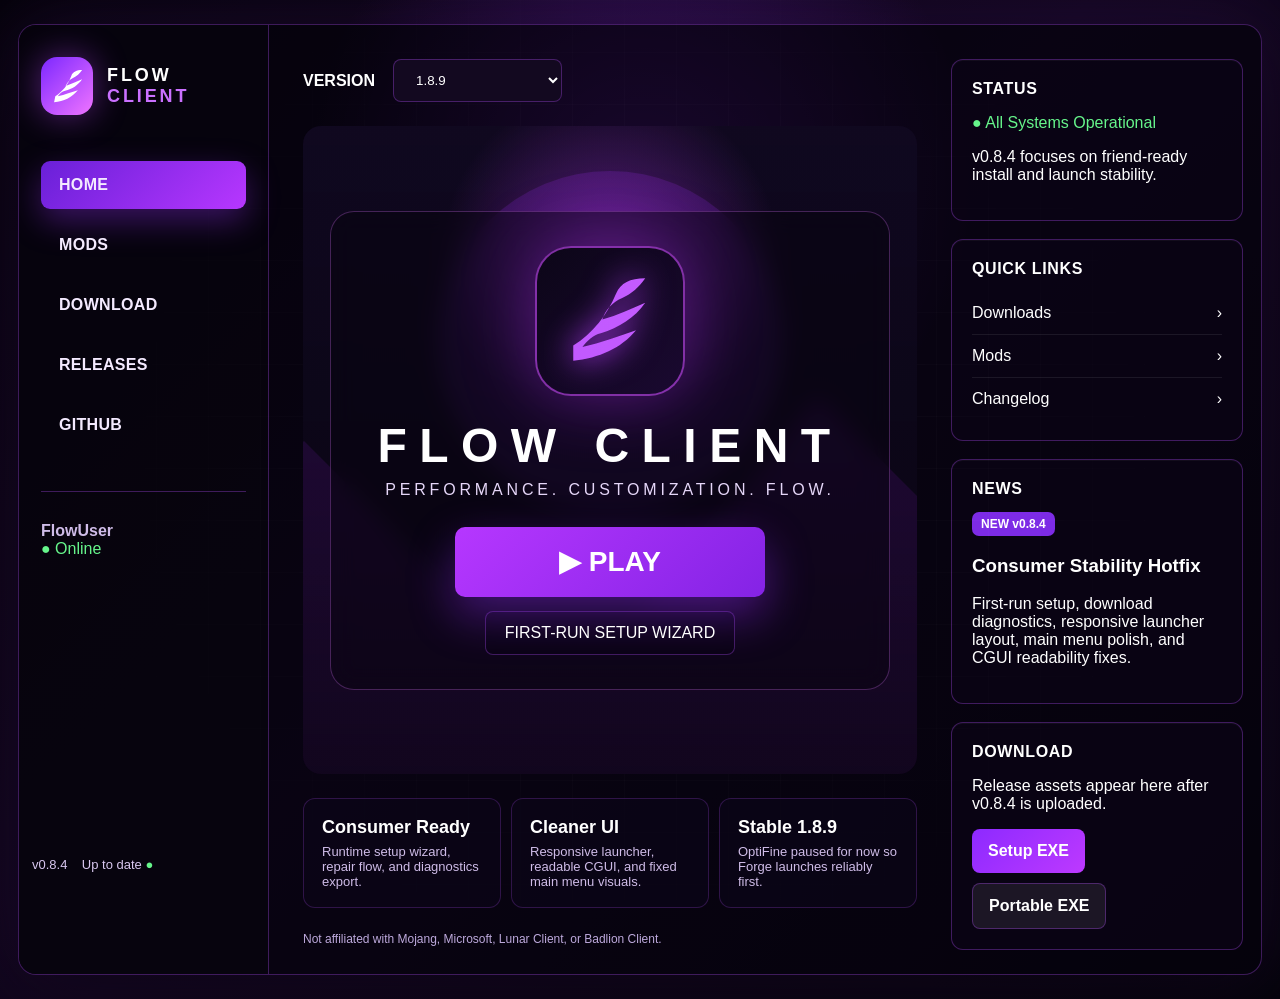
<file: index.html>
<!doctype html>
<html lang="en">
<head>
  <meta charset="UTF-8" />
  <meta name="viewport" content="width=device-width, initial-scale=1.0" />
  <meta name="theme-color" content="#14061f" />
  <title>Flow Client | v0.8.4 Consumer Stability</title>
  <style>
    :root{--bg:#07040d;--panel:rgba(15,8,28,.78);--panel2:rgba(28,12,50,.72);--line:rgba(181,78,255,.32);--text:#fff;--muted:#cfbce8;--accent:#a92cff;--accent2:#f07dff;--good:#66f58b}*{box-sizing:border-box}body{margin:0;min-height:100vh;font-family:Manrope,Segoe UI,Arial,sans-serif;background:radial-gradient(circle at 50% 18%,rgba(153,42,255,.35),transparent 32%),linear-gradient(135deg,#05030a,#12071f 48%,#05040b);color:var(--text);overflow-x:hidden}body:before{content:"";position:fixed;inset:0;background:linear-gradient(rgba(255,255,255,.035) 1px,transparent 1px),linear-gradient(90deg,rgba(255,255,255,.035) 1px,transparent 1px);background-size:52px 52px;mask-image:radial-gradient(circle at center,black,transparent 76%);pointer-events:none}.shell{width:min(1480px,calc(100% - 36px));margin:24px auto;border:1px solid var(--line);border-radius:18px;min-height:calc(100vh - 48px);background:rgba(6,3,13,.66);box-shadow:0 26px 90px rgba(0,0,0,.6),0 0 80px rgba(160,50,255,.16);display:grid;grid-template-columns:250px 1fr 310px;overflow:hidden}.rail{padding:32px 22px;border-right:1px solid var(--line);background:rgba(7,4,14,.78)}.brand{display:flex;align-items:center;gap:14px;margin-bottom:46px}.mark{width:58px;height:58px;border-radius:16px;background:linear-gradient(135deg,#7c28ff,#f074ff);display:grid;place-items:center;box-shadow:0 0 34px rgba(183,69,255,.45)}.mark svg{width:39px}.brand strong{letter-spacing:.16em;font-size:18px}.brand span{color:#ca70ff}.nav{display:grid;gap:12px}.nav a{display:flex;gap:14px;align-items:center;text-decoration:none;color:#f4eaff;padding:15px 18px;border-radius:9px;font-weight:800;letter-spacing:.02em}.nav a:first-child,.nav a:hover{background:linear-gradient(135deg,#6920d8,#b737ff);box-shadow:0 12px 32px rgba(154,50,255,.35)}.profile{margin-top:42px;padding-top:30px;border-top:1px solid var(--line);color:var(--muted)}.version{position:absolute;left:32px;bottom:28px;color:#d9c8f0;font-size:13px}.main{position:relative;padding:34px 34px 28px;display:grid;grid-template-rows:auto 1fr auto;gap:24px;min-width:0}.top{display:flex;align-items:center;gap:18px}.select{padding:12px 18px;border:1px solid var(--line);border-radius:8px;background:#130920;color:white}.hero{display:grid;place-items:center;text-align:center;min-height:520px;border-radius:18px;position:relative;overflow:hidden;background:radial-gradient(circle at 50% 20%,rgba(194,59,255,.42),transparent 28%),linear-gradient(180deg,rgba(50,16,86,.2),rgba(8,4,14,.68)),url('data:image/svg+xml;utf8,<svg xmlns="http://www.w3.org/2000/svg" viewBox="0 0 1200 720"><rect width="1200" height="720" fill="%23070612"/><g fill="%23260a3f"><path d="M0 560h1200v160H0z"/><path d="M80 560l180-210 210 210zM620 560l210-260 260 260z"/></g><g fill="%236a1fb2" opacity=".32"><circle cx="600" cy="240" r="190"/><circle cx="620" cy="245" r="140"/></g></svg>') center/cover}.hero-card{width:min(560px,92%);padding:34px;border-radius:24px;background:rgba(8,4,17,.52);border:1px solid rgba(220,116,255,.28);backdrop-filter:blur(12px)}.bigmark{width:150px;height:150px;margin:0 auto 22px;border-radius:36px;background:linear-gradient(135deg,#0c0618,#1a0930);border:2px solid rgba(205,75,255,.6);display:grid;place-items:center;box-shadow:0 0 70px rgba(178,45,255,.38)}.bigmark svg{width:98px;filter:drop-shadow(0 0 16px #b83cff)}h1{font-size:48px;letter-spacing:.26em;margin:0 0 8px}.tag{letter-spacing:.24em;color:#e5d6f8;margin:0 0 28px}.play{display:inline-flex;align-items:center;justify-content:center;gap:16px;width:min(310px,100%);height:70px;border-radius:10px;background:linear-gradient(135deg,#b637ff,#8423e5);color:white;font-weight:900;font-size:28px;text-decoration:none;box-shadow:0 18px 45px rgba(150,43,255,.42)}.mode{margin:14px auto 0;width:min(250px,100%);padding:12px;border:1px solid var(--line);border-radius:8px;background:rgba(10,4,20,.8);color:white}.features{display:grid;grid-template-columns:repeat(3,1fr);gap:10px}.feature{padding:18px;border:1px solid rgba(181,78,255,.22);border-radius:12px;background:rgba(12,6,24,.72)}.feature strong{display:block;font-size:18px}.feature span{display:block;color:var(--muted);font-size:13px;margin-top:6px}.right{padding:34px 18px 24px 0;display:grid;align-content:start;gap:18px}.card{background:rgba(11,5,22,.76);border:1px solid var(--line);border-radius:12px;padding:20px;box-shadow:inset 0 1px rgba(255,255,255,.04)}.card h2{font-size:16px;margin:0 0 14px;letter-spacing:.04em}.ok{color:var(--good)}.quick a{display:flex;justify-content:space-between;text-decoration:none;color:white;padding:12px 0;border-bottom:1px solid rgba(255,255,255,.08)}.quick a:last-child{border-bottom:0}.pill{display:inline-block;padding:5px 9px;border-radius:7px;background:#7d2be6;color:white;font-size:12px;font-weight:800}.download{display:flex;gap:10px;flex-wrap:wrap}.btn{display:inline-flex;align-items:center;justify-content:center;padding:13px 16px;border-radius:8px;text-decoration:none;color:white;background:linear-gradient(135deg,#8d2aff,#bd39ff);font-weight:900}.btn.secondary{background:rgba(255,255,255,.08);border:1px solid var(--line)}footer{color:#bda9dc;font-size:12px}@media(max-width:1180px){.shell{grid-template-columns:210px 1fr}.right{display:none}.features{grid-template-columns:1fr}.hero{min-height:440px}h1{font-size:38px}}@media(max-width:760px){.shell{display:block;width:calc(100% - 18px);margin:9px auto}.rail{border-right:0;border-bottom:1px solid var(--line)}.main{padding:20px}.hero{min-height:390px}.bigmark{width:112px;height:112px}.bigmark svg{width:72px}h1{font-size:28px}.tag{letter-spacing:.12em}.play{height:58px;font-size:22px}}
  </style>
</head>
<body>
  <div class="shell">
    <aside class="rail">
      <div class="brand"><div class="mark"><svg viewBox="0 0 64 64"><path fill="#fff" d="M12 48c12-8 21-19 26-33 3-7 9-10 18-10-4 6-9 10-15 13-6 3-10 8-12 13 9-3 18-7 27-11-7 10-16 16-28 19-5 1-9 5-12 9 12-3 23-7 33-10-10 12-23 18-39 20z"/></svg></div><strong>FLOW <span>CLIENT</span></strong></div>
      <nav class="nav"><a href="#">HOME</a><a href="#mods">MODS</a><a href="#download">DOWNLOAD</a><a href="#releases">RELEASES</a><a href="https://github.com/trxpworks/FlowClient" target="_blank" rel="noreferrer">GITHUB</a></nav>
      <div class="profile"><strong>FlowUser</strong><br><span class="ok">● Online</span></div>
      <div class="version">v0.8.4 &nbsp;&nbsp; Up to date <span class="ok">●</span></div>
    </aside>
    <main class="main">
      <div class="top"><strong>VERSION</strong><select class="select"><option>1.8.9</option><option disabled>1.12 Coming Soon</option><option disabled>1.20 Coming Soon</option></select></div>
      <section class="hero">
        <div class="hero-card">
          <div class="bigmark"><svg viewBox="0 0 64 64"><path fill="url(#g)" d="M8 48c13-8 22-20 28-34 3-7 9-10 19-10-4 6-9 10-15 13-7 3-11 8-13 14 10-3 19-7 28-11-7 10-17 16-29 20-5 1-9 5-12 9 12-3 24-7 35-11-10 12-24 18-41 20z"/><defs><linearGradient id="g" x1="8" y1="54" x2="56" y2="4"><stop stop-color="#8a2cff"/><stop offset="1" stop-color="#ff8cff"/></linearGradient></defs></svg></div>
          <h1>FLOW CLIENT</h1><p class="tag">PERFORMANCE. CUSTOMIZATION. FLOW.</p>
          <a class="play" id="setupDownload" href="https://github.com/trxpworks/FlowClient/releases" target="_blank" rel="noreferrer">▶ PLAY</a>
          <div class="mode">FIRST-RUN SETUP WIZARD</div>
        </div>
      </section>
      <section class="features"><div class="feature"><strong>Consumer Ready</strong><span>Runtime setup wizard, repair flow, and diagnostics export.</span></div><div class="feature"><strong>Cleaner UI</strong><span>Responsive launcher, readable CGUI, and fixed main menu visuals.</span></div><div class="feature"><strong>Stable 1.8.9</strong><span>OptiFine paused for now so Forge launches reliably first.</span></div></section>
      <footer>Not affiliated with Mojang, Microsoft, Lunar Client, or Badlion Client.</footer>
    </main>
    <aside class="right">
      <section class="card"><h2>STATUS</h2><p class="ok">● All Systems Operational</p><p>v0.8.4 focuses on friend-ready install and launch stability.</p></section>
      <section class="card quick"><h2>QUICK LINKS</h2><a href="https://github.com/trxpworks/FlowClient/releases">Downloads <span>›</span></a><a href="#mods">Mods <span>›</span></a><a href="#releases">Changelog <span>›</span></a></section>
      <section class="card"><h2>NEWS</h2><span class="pill">NEW v0.8.4</span><h3>Consumer Stability Hotfix</h3><p>First-run setup, download diagnostics, responsive launcher layout, main menu polish, and CGUI readability fixes.</p></section>
      <section id="download" class="card"><h2>DOWNLOAD</h2><p id="latest">Checking GitHub releases...</p><div class="download"><a class="btn" id="setupBtn" href="https://github.com/trxpworks/FlowClient/releases">Setup EXE</a><a class="btn secondary" id="portableBtn" href="https://github.com/trxpworks/FlowClient/releases">Portable EXE</a></div></section>
    </aside>
  </div>
  <script>
    async function loadRelease(){try{const r=await fetch('https://api.github.com/repos/trxpworks/FlowClient/releases/latest');if(!r.ok)throw new Error('No release yet');const rel=await r.json();document.getElementById('latest').textContent='Latest: '+rel.tag_name;const assets=rel.assets||[];const setup=assets.find(a=>/setup.*\.exe$/i.test(a.name));const portable=assets.find(a=>/launcher.*\.exe$/i.test(a.name)&&!/setup/i.test(a.name));if(setup)document.getElementById('setupBtn').href=setup.browser_download_url;if(portable)document.getElementById('portableBtn').href=portable.browser_download_url;}catch(e){document.getElementById('latest').textContent='Release assets appear here after v0.8.4 is uploaded.'}}loadRelease();
  </script>
</body>
</html>
</file>
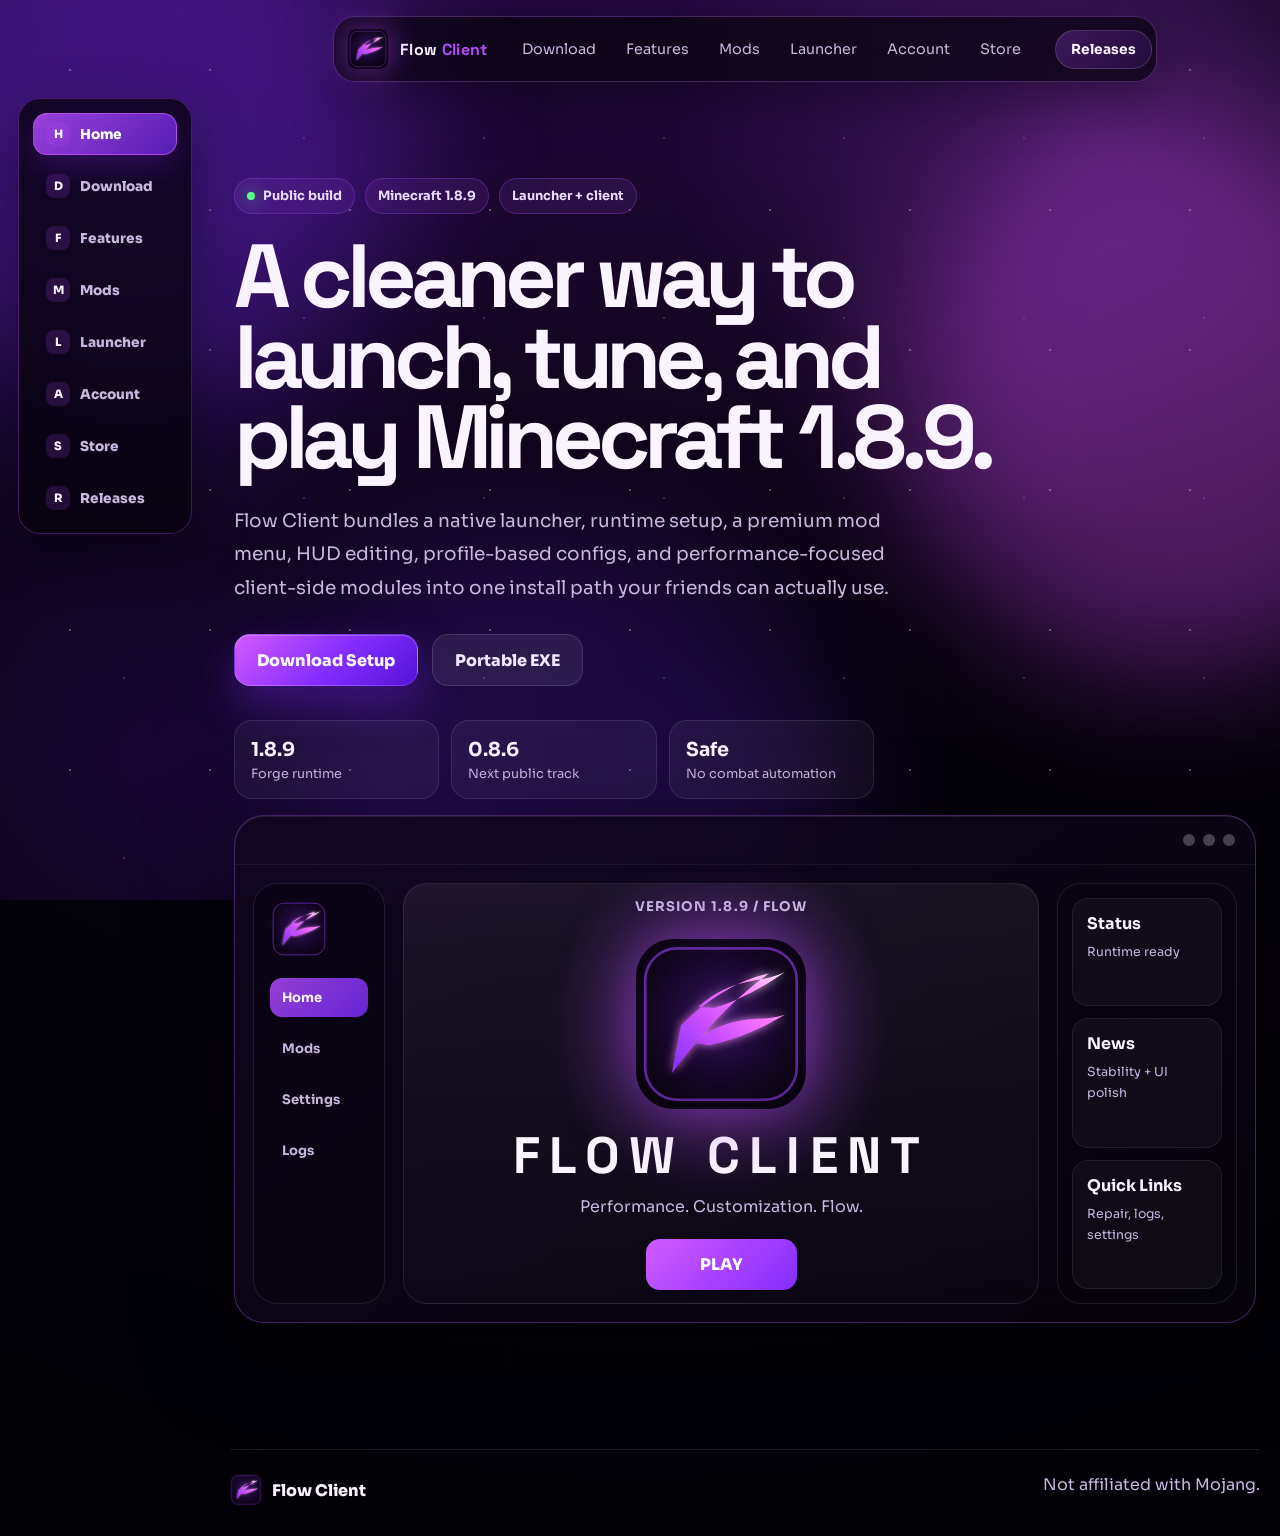
<file: docs/index.html>
<!doctype html>
<html lang="en">
  <head>
    <meta charset="UTF-8" />
    <meta name="viewport" content="width=device-width, initial-scale=1.0" />
    <meta name="theme-color" content="#08020f" />
    <title>Flow Client | Modern Minecraft 1.8.9 Client</title>
    <meta name="description" content="Flow Client is a modern Minecraft 1.8.9 client with a polished launcher, premium mod menu, HUD editor, profiles, performance tools, and safe client-side quality-of-life modules." />
    <meta property="og:title" content="Flow Client" />
    <meta property="og:description" content="A modern purple Minecraft 1.8.9 client with a bundled launcher, runtime setup, premium mod UI, and safe quality-of-life modules." />
    <meta property="og:type" content="website" />
    <meta property="og:image" content="./flow-logo.svg" />
    <link rel="icon" href="./flow-logo.svg" type="image/svg+xml" />
    <link rel="preconnect" href="https://fonts.googleapis.com" />
    <link rel="preconnect" href="https://fonts.gstatic.com" crossorigin />
    <link href="https://fonts.googleapis.com/css2?family=Sora:wght@400;500;600;700;800&family=Space+Grotesk:wght@600;700&display=swap" rel="stylesheet" />
    <link rel="stylesheet" href="./styles.css" />
    <script defer src="./script.js"></script>
    <style>
      .account-panel{display:grid;grid-template-columns:minmax(0,1fr) 420px;gap:24px;align-items:stretch;padding:28px;border-radius:var(--radius)}
      .account-copy{display:flex;flex-direction:column;justify-content:center;min-width:0}.account-copy h2{margin:0;font-family:"Space Grotesk";font-size:clamp(2rem,4vw,3.7rem);line-height:1;letter-spacing:-.04em}.account-copy p{color:var(--muted);line-height:1.75}.account-status{width:fit-content;max-width:100%;margin-top:18px;padding:11px 13px;border:1px solid rgba(94,255,136,.18);border-radius:999px;color:#d9ffe2;background:rgba(94,255,136,.08);font-size:.88rem;overflow-wrap:anywhere}.account-card{display:grid;gap:14px;padding:20px;border:1px solid rgba(255,255,255,.1);border-radius:22px;background:rgba(5,2,11,.46)}.account-card label{display:grid;gap:8px;color:var(--text);font-size:.88rem;font-weight:700}.account-card label span{color:var(--dim);font-weight:600}.account-card input{width:100%;min-height:48px;padding:0 14px;border:1px solid rgba(255,255,255,.14);border-radius:14px;color:var(--text);background:rgba(255,255,255,.055);font:inherit;outline:none}.account-card input:focus{border-color:rgba(181,76,255,.72);box-shadow:0 0 0 3px rgba(181,76,255,.16)}.account-actions{display:grid;grid-template-columns:1fr .62fr;gap:12px;margin-top:4px}.account-actions .button{width:100%;border:0;cursor:pointer;font:inherit}.account-note{margin:0;color:var(--muted);font-size:.82rem;line-height:1.6}@media(max-width:1100px){.account-panel{grid-template-columns:1fr}}@media(max-width:760px){.account-actions{grid-template-columns:1fr}}
    </style>
  </head>
  <body>
    <div class="background" aria-hidden="true">
      <div class="backdrop-grid"></div>
      <div class="glow glow-one"></div>
      <div class="glow glow-two"></div>
      <div class="glow glow-three"></div>
      <div class="star-field"></div>
    </div>

    <header class="site-header" id="top">
      <a class="brand" href="#top" aria-label="Flow Client home">
        <img src="./flow-logo.svg" alt="" />
        <span>Flow <b>Client</b></span>
      </a>
      <nav class="desktop-nav" aria-label="Primary navigation">
        <a href="#download">Download</a>
        <a href="#features">Features</a>
        <a href="#mods">Mods</a>
        <a href="#launcher">Launcher</a>
        <a href="#account">Account</a>
        <a href="./store.html">Store</a>
      </nav>
      <a class="header-button" href="https://github.com/trxpworks/FlowClient/releases" target="_blank" rel="noreferrer">Releases</a>
    </header>

    <main>
      <section class="hero shell reveal">
        <div class="hero-copy">
          <div class="kicker-row">
            <span class="kicker live">Public build</span>
            <span class="kicker">Minecraft 1.8.9</span>
            <span class="kicker">Launcher + client</span>
          </div>
          <h1>A cleaner way to launch, tune, and play Minecraft 1.8.9.</h1>
          <p class="hero-lead">Flow Client bundles a native launcher, runtime setup, a premium mod menu, HUD editing, profile-based configs, and performance-focused client-side modules into one install path your friends can actually use.</p>
          <div class="hero-actions">
            <a id="heroSetupBtn" class="button primary" href="https://github.com/trxpworks/FlowClient/releases" target="_blank" rel="noreferrer">Download Setup</a>
            <a id="heroPortableBtn" class="button secondary" href="https://github.com/trxpworks/FlowClient/releases" target="_blank" rel="noreferrer">Portable EXE</a>
          </div>
          <div class="hero-proof" aria-label="Flow Client status highlights">
            <div><b>1.8.9</b><span>Forge runtime</span></div>
            <div><b>0.8.6</b><span>Next public track</span></div>
            <div><b>Safe</b><span>No combat automation</span></div>
          </div>
        </div>

        <div class="hero-visual" aria-label="Flow Client product preview">
          <div class="launcher-window glass">
            <div class="window-top"><span></span><span></span><span></span></div>
            <div class="launcher-layout">
              <aside class="launcher-rail"><img src="./flow-logo.svg" alt="" /><span class="active">Home</span><span>Mods</span><span>Settings</span><span>Logs</span></aside>
              <section class="launcher-stage"><small>Version 1.8.9 / Flow</small><img src="./flow-logo.svg" alt="Flow logo" /><h2>FLOW CLIENT</h2><p>Performance. Customization. Flow.</p><button type="button">PLAY</button></section>
              <aside class="launcher-cards"><article><b>Status</b><span>Runtime ready</span></article><article><b>News</b><span>Stability + UI polish</span></article><article><b>Quick Links</b><span>Repair, logs, settings</span></article></aside>
            </div>
          </div>
        </div>
      </section>

      <section id="download" class="download-panel shell reveal">
        <div class="download-copy"><p class="eyebrow">Download Flow</p><h2 id="latestVersion">Checking latest GitHub release...</h2><p id="latestSummary">The setup installer includes the Flow launcher and bundled Flow Client jar. Minecraft libraries and assets are downloaded from official sources during runtime setup.</p><div class="release-meta"><span id="releaseDate">Published: loading</span><span id="releaseStatus">Status: checking assets</span></div></div>
        <div class="download-buttons"><a id="setupBtn" class="button primary" href="https://github.com/trxpworks/FlowClient/releases" target="_blank" rel="noreferrer">Setup Installer</a><a id="portableBtn" class="button secondary" href="https://github.com/trxpworks/FlowClient/releases" target="_blank" rel="noreferrer">Portable Build</a><a class="button ghost" href="https://github.com/trxpworks/FlowClient" target="_blank" rel="noreferrer">View Source</a></div>
      </section>

      <section id="features" class="section shell reveal">
        <div class="section-title"><p class="eyebrow">Why Flow</p><h2>Built around the parts that make a client feel finished.</h2><p>Flow focuses on a stable install path first, then layers in the premium feel: profile-aware configs, readable UI, runtime diagnostics, and polished module controls.</p></div>
        <div class="feature-grid"><article class="feature-card"><span>01</span><h3>Friend-ready launcher</h3><p>First-run runtime setup, Java 8 checks, repair tools, logs, diagnostics export, and an isolated game directory.</p></article><article class="feature-card"><span>02</span><h3>Premium mod menu</h3><p>Dark glass layout, searchable module cards, favorites, category rail, right-side settings, and readable controls.</p></article><article class="feature-card"><span>03</span><h3>HUD editor</h3><p>Drag, scale, snap, preview, reset, import, and export HUD layouts without editing files by hand.</p></article><article class="feature-card"><span>04</span><h3>Profiles and configs</h3><p>PvP, BedWars, SkyBlock, Survival, Low FPS, and custom profiles with persistent module state.</p></article><article class="feature-card"><span>05</span><h3>Performance tools</h3><p>FPS boost controls, low-end mode, particle tuning, memory indicators, and render-focused settings.</p></article><article class="feature-card"><span>06</span><h3>Safe scope</h3><p>Client-side visual, HUD, utility, audio, cosmetic, and performance features. No packet abuse or combat automation.</p></article></div>
      </section>

      <section class="showcase shell reveal">
        <div class="section-title compact"><p class="eyebrow">Interface</p><h2>The Flow UI direction.</h2></div>
        <div class="client-preview glass"><aside class="mod-rail"><div class="rail-brand"><img src="./flow-logo.svg" alt="" /><b>Flow Client</b></div><button class="selected">All Mods <span>76</span></button><button>HUD <span>26</span></button><button>PvP <span>5</span></button><button>Visual <span>15</span></button><button>Utility <span>9</span></button><button>Performance <span>5</span></button></aside><section class="mod-browser"><div class="mod-toolbar"><span>Search mods...</span><div><i></i><i></i><i></i></div></div><div class="mod-heading"><h3>All Mods</h3><span>Search, favorite, configure</span></div><div class="module-grid"><article class="module-card active"><b>Keystrokes</b><p>Shows keyboard and mouse input.</p><span></span></article><article class="module-card"><b>CPS Counter</b><p>Tracks left and right click speed.</p><span></span></article><article class="module-card"><b>Armor Status</b><p>Displays armor durability.</p><span></span></article><article class="module-card"><b>Fullbright</b><p>Brightens the world client-side.</p><span></span></article><article class="module-card"><b>Zoom</b><p>Smooth OptiFine-style zoom.</p><span></span></article><article class="module-card"><b>Waypoints</b><p>Save locations with colors.</p><span></span></article></div></section><aside class="settings-card"><div class="settings-head"><b>Keystrokes</b><span class="toggle-on"></span></div><label>Scale <span>1.00</span></label><div class="range"><i style="width: 58%"></i></div><label>Spacing <span>2.0</span></label><div class="range"><i style="width: 44%"></i></div><label>Accent</label><div class="color-chip">#B05CFF</div><button type="button">Done</button></aside></div>
      </section>

      <section id="mods" class="section shell reveal"><div class="section-title"><p class="eyebrow">Modules</p><h2>A staged module catalog with working basics first.</h2><p>The mod list is growing in safe batches. Big engine systems stay as Coming Soon until they are stable enough to ship cleanly.</p></div><div class="mod-showcase"><article><span>PvP</span><h3>Keystrokes, CPS, Crosshair</h3><p>Input HUDs, armor status, potion status, hit feedback, reach display, and movement controls.</p></article><article><span>HUD</span><h3>FPS, Ping, Coordinates</h3><p>Scoreboard controls, server info, pack display, memory, stopwatch, timers, and layout editing.</p></article><article><span>Visual</span><h3>Fullbright, Blur, Overlays</h3><p>Block overlay, inventory blur, clear water, item physics, sky and weather visuals, and time control.</p></article><article><span>Utility</span><h3>Chat, AutoText, Waypoints</h3><p>Practical helpers for messages, screenshots, resource packs, coordinates, servers, and quick actions.</p></article><article><span>Performance</span><h3>Low-End Mode</h3><p>Entity culling, particle reducers, animation optimization, memory tools, and safer FPS presets.</p></article><article class="soon"><span>Advanced</span><h3>Replay, Schematica, MiniMap</h3><p>Large features remain clearly labeled until they have the backend quality they deserve.</p></article></div></section>

      <section id="launcher" class="section shell reveal"><div class="section-title"><p class="eyebrow">Install flow</p><h2>Consumer setup without CMD or dev folders.</h2></div><div class="steps"><article><span>1</span><h3>Download setup</h3><p>Install Flow Launcher from GitHub Releases or use the portable EXE for testing.</p></article><article><span>2</span><h3>Setup runtime</h3><p>Flow checks Java 8, metadata, Forge, libraries, assets, natives, and the bundled client jar.</p></article><article><span>3</span><h3>Repair if needed</h3><p>Retry failed downloads, use cached official files where safe, or export diagnostics for support.</p></article><article><span>4</span><h3>Launch Flow</h3><p>Play with an isolated Flow game directory and persistent module settings.</p></article></div></section>

      <section id="account" class="section shell reveal"><div class="account-panel glass"><div class="account-copy"><p class="eyebrow">Flow Account Preview</p><h2>Reserve a local Flow profile.</h2><p>This is the first website-side account surface for Flow. It stores a local preview profile in your browser for now, while the real synced account backend comes later.</p><div class="account-status" id="accountStatus">No local Flow profile registered on this browser.</div></div><form class="account-card" id="accountForm"><label>Flow username<input id="accountUsername" name="username" type="text" minlength="3" maxlength="16" autocomplete="username" placeholder="FlowUser" required /></label><label>Contact email <span>optional</span><input id="accountEmail" name="email" type="email" autocomplete="email" placeholder="you@example.com" /></label><div class="account-actions"><button class="button primary" type="submit">Register / Sign In</button><button class="button secondary" id="accountLogout" type="button">Log Out</button></div><p class="account-note">Launcher login still uses offline usernames for now. This website profile is a preview of the future synced Flow account system.</p></form></div></section>

      <section id="store" class="section shell reveal"><div class="store-callout"><div><p class="eyebrow">Flow Store</p><h2>Cosmetics and premium themes are coming soon.</h2><p>The store is being built as a separate Flow surface for future cosmetics, themes, and supporter perks. For now, the public download stays focused on the launcher and client.</p></div><a class="button secondary" href="./store.html">Open Store Preview</a></div></section>

      <section class="release-section shell reveal" id="releases"><div class="section-title compact"><p class="eyebrow">Release feed</p><h2>Latest builds from GitHub.</h2><p id="feedHint">Loading release notes...</p></div><div id="releaseList" class="release-list" aria-live="polite"></div></section>
    </main>

    <footer class="site-footer"><div><img src="./flow-logo.svg" alt="" /><span>Flow Client</span></div><p>Not affiliated with Mojang.</p></footer>
    <script>
      (function(){const key='flowClient.localWebsiteAccount';const form=document.getElementById('accountForm');const username=document.getElementById('accountUsername');const email=document.getElementById('accountEmail');const status=document.getElementById('accountStatus');const logout=document.getElementById('accountLogout');function clean(value){return String(value||'').trim().replace(/[^a-zA-Z0-9_]/g,'').slice(0,16)}function read(){try{const parsed=JSON.parse(localStorage.getItem(key)||'null');if(!parsed||typeof parsed!=='object')return null;const name=clean(parsed.username);if(!name||name.length<3)return null;return{username:name,email:String(parsed.email||'').trim(),createdAt:parsed.createdAt||new Date().toISOString()}}catch{return null}}function render(){if(!status)return;const account=read();if(!account){status.textContent='No local Flow profile registered on this browser.';if(username)username.value='';if(email)email.value='';if(logout)logout.disabled=true;return}status.textContent='Signed in locally as '+account.username+'.';if(username)username.value=account.username;if(email)email.value=account.email;if(logout)logout.disabled=false}if(form){form.addEventListener('submit',function(event){event.preventDefault();const name=clean(username&&username.value);if(!name||name.length<3){if(status)status.textContent='Use a 3-16 character username with letters, numbers, or underscores.';return}localStorage.setItem(key,JSON.stringify({username:name,email:String(email&&email.value||'').trim(),createdAt:(read()||{}).createdAt||new Date().toISOString()}));render()})}if(logout){logout.addEventListener('click',function(){localStorage.removeItem(key);render()})}render()})();
    </script>
  </body>
</html>
</file>
<file: docs/styles.css>
:root {
  --bg: #05020b;
  --panel: rgba(16, 9, 29, 0.78);
  --line: rgba(185, 104, 255, 0.32);
  --line-soft: rgba(255, 255, 255, 0.1);
  --text: #f9f4ff;
  --muted: #c8b7df;
  --dim: #867497;
  --accent: #b54cff;
  --accent-2: #7a2cff;
  --green: #5eff88;
  --shadow: 0 28px 90px rgba(0, 0, 0, 0.5);
  --radius: 28px;
  --max: 1180px;
}

* { box-sizing: border-box; }
html { scroll-behavior: smooth; }
body {
  margin: 0;
  min-height: 100vh;
  color: var(--text);
  background: radial-gradient(circle at 50% -10%, #2b0b4a 0, var(--bg) 46%, #020106 100%);
  font-family: Sora, system-ui, -apple-system, BlinkMacSystemFont, "Segoe UI", sans-serif;
  overflow-x: hidden;
}

a { color: inherit; text-decoration: none; }
button, a { -webkit-tap-highlight-color: transparent; }

.background {
  position: fixed;
  inset: 0;
  z-index: -2;
  overflow: hidden;
  background:
    linear-gradient(135deg, rgba(105, 32, 178, 0.16), transparent 28%),
    radial-gradient(circle at 85% 12%, rgba(185, 76, 255, 0.24), transparent 32%),
    radial-gradient(circle at 12% 84%, rgba(86, 24, 180, 0.24), transparent 36%);
}
.backdrop-grid {
  position: absolute;
  inset: 0;
  opacity: 0.24;
  background-image:
    linear-gradient(rgba(180, 76, 255, 0.08) 1px, transparent 1px),
    linear-gradient(90deg, rgba(180, 76, 255, 0.08) 1px, transparent 1px);
  background-size: 72px 72px;
  mask-image: linear-gradient(to bottom, #000, transparent 82%);
}
.star-field {
  position: absolute;
  inset: 0;
  opacity: 0.56;
  background-image:
    radial-gradient(circle, rgba(255, 255, 255, 0.5) 0 1px, transparent 1.5px),
    radial-gradient(circle, rgba(181, 76, 255, 0.6) 0 1px, transparent 1.5px);
  background-position: 0 0, 34px 48px;
  background-size: 140px 140px, 180px 180px;
}
.glow {
  position: absolute;
  width: 44vw;
  height: 44vw;
  min-width: 420px;
  min-height: 420px;
  border-radius: 999px;
  filter: blur(70px);
  opacity: 0.36;
}
.glow-one { top: -16%; left: -12%; background: #7c2cff; }
.glow-two { top: 12%; right: -14%; background: #d34cff; }
.glow-three { bottom: -22%; left: 22%; background: #3a147c; opacity: 0.46; }

.shell {
  width: min(var(--max), calc(100% - 40px));
  margin: 0 auto;
}
.site-header {
  position: sticky;
  top: 16px;
  z-index: 20;
  width: min(1240px, calc(100% - 32px));
  margin: 16px auto 0;
  display: flex;
  align-items: center;
  justify-content: space-between;
  gap: 22px;
  padding: 12px 14px;
  border: 1px solid var(--line);
  border-radius: 22px;
  background: rgba(7, 3, 14, 0.72);
  box-shadow: 0 16px 54px rgba(0, 0, 0, 0.36);
  backdrop-filter: blur(22px);
}
.brand {
  display: inline-flex;
  align-items: center;
  gap: 12px;
  font-family: "Space Grotesk", Sora, sans-serif;
  font-size: 1rem;
  font-weight: 700;
  letter-spacing: 0.02em;
  min-width: max-content;
}
.brand img { width: 40px; height: 40px; filter: drop-shadow(0 0 18px rgba(190, 76, 255, 0.55)); }
.brand b { color: var(--accent); }
.desktop-nav {
  display: flex;
  align-items: center;
  justify-content: center;
  gap: 6px;
  color: var(--muted);
  font-size: 0.9rem;
}
.desktop-nav a {
  padding: 10px 12px;
  border-radius: 999px;
  transition: 160ms ease;
}
.desktop-nav a:hover { color: var(--text); background: rgba(181, 76, 255, 0.12); }
.header-button {
  padding: 10px 15px;
  border: 1px solid rgba(255,255,255,0.14);
  border-radius: 999px;
  background: linear-gradient(135deg, rgba(181, 76, 255, 0.26), rgba(122, 44, 255, 0.12));
  color: var(--text);
  font-weight: 700;
  font-size: 0.86rem;
}

.hero {
  min-height: calc(100vh - 100px);
  display: grid;
  grid-template-columns: minmax(0, 0.92fr) minmax(420px, 1.08fr);
  gap: 42px;
  align-items: center;
  padding: 96px 0 70px;
}
.kicker-row { display: flex; flex-wrap: wrap; gap: 10px; margin-bottom: 22px; }
.kicker {
  display: inline-flex;
  align-items: center;
  gap: 8px;
  padding: 9px 12px;
  color: #eadcff;
  border: 1px solid rgba(181, 76, 255, 0.28);
  border-radius: 999px;
  background: rgba(181, 76, 255, 0.1);
  font-size: 0.8rem;
  font-weight: 700;
}
.kicker.live::before {
  content: "";
  width: 8px;
  height: 8px;
  border-radius: 999px;
  background: var(--green);
  box-shadow: 0 0 18px rgba(94, 255, 136, 0.9);
}
h1 {
  max-width: 760px;
  margin: 0;
  font-family: "Space Grotesk", Sora, sans-serif;
  font-size: clamp(3rem, 7vw, 6.8rem);
  line-height: 0.9;
  letter-spacing: -0.07em;
}
.hero-lead {
  max-width: 660px;
  margin: 26px 0 0;
  color: var(--muted);
  font-size: clamp(1rem, 1.7vw, 1.16rem);
  line-height: 1.8;
}
.hero-actions, .download-buttons {
  display: flex;
  flex-wrap: wrap;
  gap: 14px;
  margin-top: 30px;
}
.button {
  position: relative;
  display: inline-flex;
  align-items: center;
  justify-content: center;
  min-height: 52px;
  padding: 0 22px;
  border-radius: 16px;
  font-weight: 800;
  border: 1px solid rgba(255, 255, 255, 0.12);
  overflow: hidden;
  transition: transform 160ms ease, border-color 160ms ease, box-shadow 160ms ease;
}
.button:hover { transform: translateY(-2px); border-color: rgba(255,255,255,0.25); }
.button.primary {
  background: linear-gradient(135deg, #d15aff, #842cff 55%, #5414d8);
  box-shadow: 0 18px 44px rgba(128, 44, 255, 0.36), inset 0 1px rgba(255,255,255,0.2);
}
.button.secondary { background: rgba(255,255,255,0.07); color: #efe7ff; }
.button.ghost { background: transparent; color: var(--muted); }
.hero-proof {
  display: grid;
  grid-template-columns: repeat(3, minmax(0, 1fr));
  gap: 12px;
  max-width: 640px;
  margin-top: 34px;
}
.hero-proof div {
  padding: 16px;
  border: 1px solid var(--line-soft);
  border-radius: 18px;
  background: rgba(255,255,255,0.045);
}
.hero-proof b { display: block; font-size: 1.2rem; }
.hero-proof span { display: block; margin-top: 4px; color: var(--muted); font-size: 0.8rem; }

.hero-visual { position: relative; min-height: 540px; }
.glass {
  border: 1px solid var(--line);
  background: linear-gradient(145deg, rgba(17, 7, 32, 0.9), rgba(7, 3, 13, 0.72));
  box-shadow: var(--shadow), inset 0 1px rgba(255,255,255,0.08);
  backdrop-filter: blur(24px);
}
.launcher-window {
  position: absolute;
  inset: 16px 0 16px 0;
  border-radius: 30px;
  overflow: hidden;
}
.window-top {
  display: flex;
  justify-content: flex-end;
  gap: 8px;
  padding: 18px 20px;
  border-bottom: 1px solid rgba(255,255,255,0.06);
}
.window-top span { width: 12px; height: 12px; border-radius: 999px; background: rgba(255,255,255,0.24); }
.launcher-layout {
  display: grid;
  grid-template-columns: 132px minmax(0, 1fr) 180px;
  gap: 18px;
  height: calc(100% - 49px);
  padding: 18px;
}
.launcher-rail, .launcher-cards, .launcher-stage {
  border: 1px solid rgba(255,255,255,0.09);
  border-radius: 24px;
  background: rgba(7, 3, 14, 0.42);
}
.launcher-rail {
  display: flex;
  flex-direction: column;
  gap: 12px;
  padding: 16px;
}
.launcher-rail img { width: 58px; height: 58px; margin-bottom: 8px; }
.launcher-rail span { padding: 11px 12px; border-radius: 12px; color: var(--muted); font-size: 0.82rem; font-weight: 700; }
.launcher-rail .active { color: var(--text); background: linear-gradient(135deg, rgba(181,76,255,0.82), rgba(122,44,255,0.82)); }
.launcher-stage {
  display: flex;
  flex-direction: column;
  align-items: center;
  justify-content: center;
  text-align: center;
  min-width: 0;
  background:
    radial-gradient(circle at 50% 35%, rgba(181,76,255,0.28), transparent 42%),
    linear-gradient(180deg, rgba(255,255,255,0.06), rgba(255,255,255,0.015));
}
.launcher-stage small { color: var(--muted); font-weight: 700; text-transform: uppercase; letter-spacing: 0.08em; }
.launcher-stage img { width: min(170px, 36%); margin: 24px 0 14px; filter: drop-shadow(0 0 34px rgba(181,76,255,0.65)); }
.launcher-stage h2 { margin: 0; font-family: "Space Grotesk"; font-size: clamp(1.8rem, 4vw, 3.4rem); letter-spacing: 0.18em; }
.launcher-stage p { margin: 8px 0 22px; color: var(--muted); }
.launcher-stage button {
  border: 0;
  color: white;
  padding: 15px 54px;
  border-radius: 14px;
  background: linear-gradient(135deg, #d15aff, #842cff);
  font: inherit;
  font-weight: 800;
}
.launcher-cards { display: grid; gap: 12px; padding: 14px; }
.launcher-cards article { padding: 14px; border: 1px solid rgba(255,255,255,0.08); border-radius: 16px; background: rgba(255,255,255,0.04); }
.launcher-cards b { display: block; margin-bottom: 6px; }
.launcher-cards span { color: var(--muted); font-size: 0.78rem; }

.download-panel {
  display: grid;
  grid-template-columns: minmax(0, 1fr) auto;
  align-items: center;
  gap: 26px;
  margin: 8px auto 96px;
  padding: 28px;
  border: 1px solid var(--line);
  border-radius: var(--radius);
  background:
    linear-gradient(135deg, rgba(181,76,255,0.2), transparent 34%),
    rgba(11, 5, 20, 0.84);
  box-shadow: var(--shadow);
}
.eyebrow {
  margin: 0 0 12px;
  color: var(--accent);
  text-transform: uppercase;
  letter-spacing: 0.16em;
  font-size: 0.76rem;
  font-weight: 800;
}
.download-panel h2, .section-title h2 {
  margin: 0;
  font-family: "Space Grotesk";
  font-size: clamp(2rem, 4vw, 3.7rem);
  line-height: 1;
  letter-spacing: -0.04em;
}
.download-panel p, .section-title p { color: var(--muted); line-height: 1.75; }
.release-meta { display: flex; flex-wrap: wrap; gap: 10px; margin-top: 16px; color: var(--muted); font-size: 0.84rem; }
.release-meta span { padding: 8px 11px; border-radius: 999px; background: rgba(255,255,255,0.06); }

.section { padding: 76px 0; }
.section-title { max-width: 780px; margin-bottom: 34px; }
.section-title.compact { text-align: center; margin-inline: auto; }
.feature-grid, .mod-showcase, .steps, .faq-grid {
  display: grid;
  grid-template-columns: repeat(3, minmax(0, 1fr));
  gap: 16px;
}
.feature-card, .mod-showcase article, .steps article, .faq-grid details, .release-item {
  border: 1px solid var(--line-soft);
  border-radius: 24px;
  background: rgba(14, 8, 26, 0.72);
  box-shadow: inset 0 1px rgba(255,255,255,0.06);
}
.feature-card { padding: 24px; min-height: 220px; }
.feature-card span, .mod-showcase span, .steps span {
  display: inline-flex;
  align-items: center;
  justify-content: center;
  min-width: 34px;
  height: 34px;
  padding: 0 10px;
  border-radius: 999px;
  color: white;
  background: rgba(181,76,255,0.22);
  border: 1px solid rgba(181,76,255,0.28);
  font-weight: 800;
  font-size: 0.78rem;
}
.feature-card h3, .mod-showcase h3, .steps h3 { margin: 18px 0 8px; font-size: 1.15rem; }
.feature-card p, .mod-showcase p, .steps p, .faq-grid p { margin: 0; color: var(--muted); line-height: 1.7; }

.showcase { padding: 84px 0; }
.client-preview {
  display: grid;
  grid-template-columns: 220px minmax(0, 1fr) 280px;
  gap: 16px;
  min-height: 560px;
  padding: 18px;
  border-radius: 32px;
  overflow: hidden;
  position: relative;
}
.client-preview::before {
  content: "";
  position: absolute;
  inset: 0;
  opacity: 0.32;
  background:
    radial-gradient(circle at 28% 22%, rgba(181,76,255,0.24), transparent 36%),
    linear-gradient(135deg, rgba(255,255,255,0.05), transparent);
  pointer-events: none;
}
.mod-rail, .mod-browser, .settings-card { position: relative; z-index: 1; }
.mod-rail {
  display: flex;
  flex-direction: column;
  gap: 10px;
  padding: 20px;
  border-right: 1px solid rgba(255,255,255,0.07);
}
.rail-brand { display: flex; align-items: center; gap: 12px; margin-bottom: 22px; }
.rail-brand img { width: 54px; height: 54px; }
.mod-rail button {
  display: flex;
  justify-content: space-between;
  border: 0;
  border-radius: 14px;
  padding: 14px 16px;
  color: var(--muted);
  background: transparent;
  font: inherit;
  text-align: left;
}
.mod-rail button.selected { color: white; background: linear-gradient(135deg, rgba(181,76,255,0.8), rgba(122,44,255,0.65)); }
.mod-browser { padding: 18px 0; min-width: 0; }
.mod-toolbar { display: flex; justify-content: space-between; align-items: center; gap: 16px; margin: 0 0 22px; }
.mod-toolbar span { flex: 1; min-height: 48px; display: flex; align-items: center; padding: 0 18px; border: 1px solid rgba(255,255,255,0.12); border-radius: 14px; color: var(--dim); background: rgba(0,0,0,0.18); }
.mod-toolbar div { display: flex; gap: 8px; }
.mod-toolbar i { width: 42px; height: 42px; border: 1px solid rgba(255,255,255,0.12); border-radius: 12px; background: rgba(181,76,255,0.12); }
.mod-heading { display: flex; justify-content: space-between; align-items: end; margin-bottom: 14px; }
.mod-heading h3 { margin: 0; font-size: 1.4rem; }
.mod-heading span { color: var(--muted); font-size: 0.86rem; }
.module-grid { display: grid; grid-template-columns: repeat(2, minmax(0, 1fr)); gap: 12px; }
.module-card {
  position: relative;
  min-height: 118px;
  padding: 20px 54px 18px 20px;
  border: 1px solid rgba(255,255,255,0.1);
  border-radius: 18px;
  background: rgba(255,255,255,0.045);
}
.module-card.active { border-color: rgba(181,76,255,0.7); box-shadow: 0 0 34px rgba(181,76,255,0.18); }
.module-card b { display: block; margin-bottom: 8px; }
.module-card p { color: var(--muted); margin: 0; line-height: 1.5; font-size: 0.88rem; }
.module-card span { position: absolute; right: 16px; bottom: 16px; width: 38px; height: 22px; border-radius: 999px; background: linear-gradient(135deg, #d15aff, #842cff); }
.settings-card {
  padding: 20px;
  border-left: 1px solid rgba(255,255,255,0.07);
  background: rgba(0,0,0,0.12);
  border-radius: 20px;
}
.settings-head { display: flex; justify-content: space-between; align-items: center; margin-bottom: 28px; }
.toggle-on { width: 44px; height: 24px; border-radius: 999px; background: linear-gradient(135deg, #d15aff, #842cff); }
.settings-card label { display: flex; justify-content: space-between; color: var(--muted); margin: 20px 0 9px; font-size: 0.9rem; }
.range { height: 7px; border-radius: 999px; background: rgba(255,255,255,0.1); overflow: hidden; }
.range i { display: block; height: 100%; background: linear-gradient(90deg, #d15aff, #842cff); }
.color-chip { margin-top: 10px; padding: 12px; border: 1px solid rgba(255,255,255,0.12); border-radius: 12px; color: #eadcff; background: rgba(255,255,255,0.06); }
.settings-card button { width: 100%; margin-top: 26px; min-height: 46px; border: 0; border-radius: 12px; color: white; background: linear-gradient(135deg, #d15aff, #842cff); font: inherit; font-weight: 800; }

.mod-showcase article, .steps article { padding: 24px; }
.mod-showcase article.soon { border-color: rgba(255,255,255,0.12); opacity: 0.86; }
.steps { grid-template-columns: repeat(4, minmax(0, 1fr)); }
.release-section { padding: 74px 0; }
.release-list { display: grid; gap: 12px; }
.release-item { display: flex; align-items: center; justify-content: space-between; gap: 20px; padding: 18px 20px; }
.release-item h3 { margin: 0 0 6px; }
.release-item p { margin: 0; color: var(--muted); line-height: 1.6; }
.release-item a { min-width: max-content; padding: 10px 14px; border-radius: 12px; background: rgba(181,76,255,0.18); border: 1px solid rgba(181,76,255,0.25); color: #eadcff; font-weight: 800; }
.faq-grid { grid-template-columns: repeat(2, minmax(0, 1fr)); }
.faq-grid details { padding: 20px; }
.faq-grid summary { cursor: pointer; font-weight: 800; }
.faq-grid p { margin-top: 12px; }
.site-footer {
  width: min(var(--max), calc(100% - 40px));
  margin: 40px auto 30px;
  padding: 24px 0 0;
  border-top: 1px solid rgba(255,255,255,0.1);
  display: flex;
  justify-content: space-between;
  gap: 20px;
  color: var(--muted);
}
.site-footer div { display: flex; align-items: center; gap: 10px; color: var(--text); font-weight: 800; }
.site-footer img { width: 32px; height: 32px; }
.site-footer p { margin: 0; }

.reveal { opacity: 0; transform: translateY(18px); transition: opacity 520ms ease, transform 520ms ease; }
.reveal.revealed { opacity: 1; transform: none; }

@media (max-width: 1100px) {
  .desktop-nav { display: none; }
  .hero { grid-template-columns: 1fr; min-height: auto; padding-top: 70px; }
  .hero-visual { min-height: 520px; }
  .download-panel { grid-template-columns: 1fr; }
  .feature-grid, .mod-showcase { grid-template-columns: repeat(2, minmax(0, 1fr)); }
  .client-preview { grid-template-columns: 190px minmax(0, 1fr); }
  .settings-card { grid-column: 1 / -1; border-left: 0; border-top: 1px solid rgba(255,255,255,0.07); }
  .steps { grid-template-columns: repeat(2, minmax(0, 1fr)); }
}

@media (max-width: 760px) {
  body { overflow-x: hidden; }
  .shell { width: calc(100vw - 24px); max-width: calc(100vw - 24px); }
  .site-header { top: 10px; width: calc(100% - 20px); }
  .header-button { display: none; }
  .brand span { font-size: 0.9rem; }
  .hero { padding: 54px 0 46px; gap: 28px; }
  .kicker-row { gap: 8px; }
  .kicker { max-width: 100%; padding: 8px 10px; font-size: 0.74rem; white-space: normal; }
  h1 {
    max-width: 100%;
    font-size: clamp(2.15rem, 9.8vw, 2.7rem);
    line-height: 1.02;
    letter-spacing: -0.045em;
    overflow-wrap: break-word;
  }
  .hero-lead {
    max-width: 100%;
    font-size: 0.98rem;
    overflow-wrap: break-word;
  }
  .hero-proof { grid-template-columns: 1fr; }
  .hero-visual { min-height: auto; }
  .launcher-window { position: relative; inset: auto; }
  .launcher-layout { grid-template-columns: 1fr; height: auto; }
  .launcher-rail, .launcher-cards { display: none; }
  .launcher-stage { min-height: 380px; }
  .download-panel { margin-bottom: 46px; padding: 20px; }
  .download-buttons, .hero-actions { flex-direction: column; }
  .button { width: 100%; max-width: 100%; }
  .feature-grid, .mod-showcase, .steps, .faq-grid { grid-template-columns: 1fr; }
  .client-preview { grid-template-columns: 1fr; padding: 12px; }
  .mod-rail { border-right: 0; border-bottom: 1px solid rgba(255,255,255,0.08); }
  .module-grid { grid-template-columns: 1fr; }
  .release-item { flex-direction: column; align-items: flex-start; }
  .site-footer { flex-direction: column; }
}

@media (max-width: 520px) {
  .shell { width: calc(100vw - 24px); max-width: 366px; }
  .site-header { width: min(calc(100vw - 20px), 370px); }
}

@media (prefers-reduced-motion: reduce) {
  *, *::before, *::after { scroll-behavior: auto !important; transition: none !important; animation: none !important; }
}
</file>
